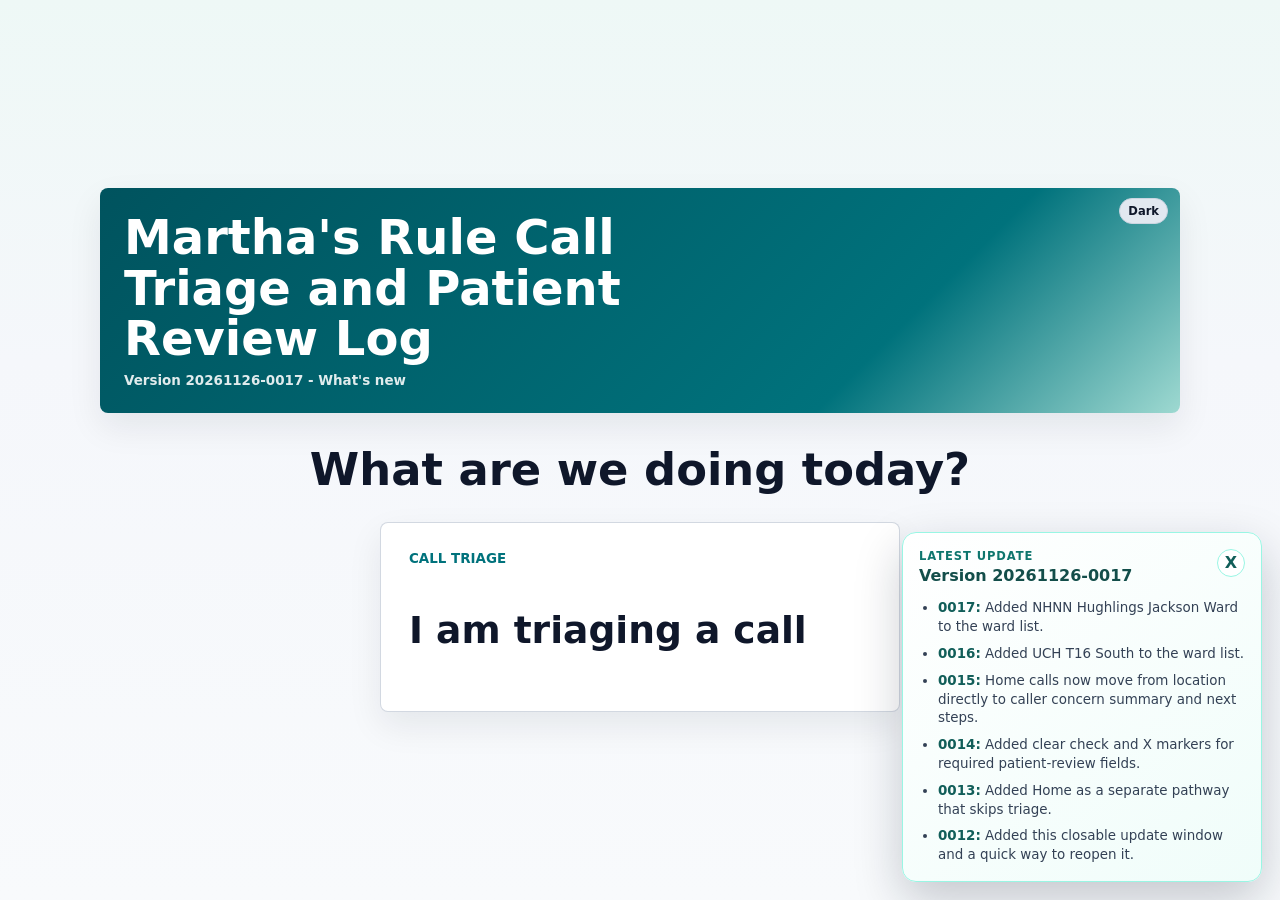
<file: index.html>
<!doctype html>
<html lang="en">
<head>
  <meta charset="utf-8" />
  <meta name="viewport" content="width=device-width,initial-scale=1" />
  <meta http-equiv="Cache-Control" content="no-cache, no-store, must-revalidate" />
  <meta http-equiv="Pragma" content="no-cache" />
  <meta http-equiv="Expires" content="0" />
  <title>Martha's Rule Call Triage and Patient Review Log</title>
</head>
<body>
  <main id="app">
    <section class="shell">
      <article class="card">
        <div class="card-body">
          <h1>Martha's Rule Call Triage and Patient Review Log</h1>
          <p class="muted">Loading workflow...</p>
        </div>
      </article>
    </section>
  </main>
  <script>
    (function loadFreshAssets() {
      const token = Date.now().toString();
      const css = document.createElement("link");
      css.rel = "stylesheet";
      css.href = "styles.css?v=" + encodeURIComponent(token);
      document.head.appendChild(css);

      const js = document.createElement("script");
      js.defer = true;
      js.src = "app.js?v=" + encodeURIComponent(token);
      document.body.appendChild(js);
    }());
  </script>
</body>
</html>
</file>
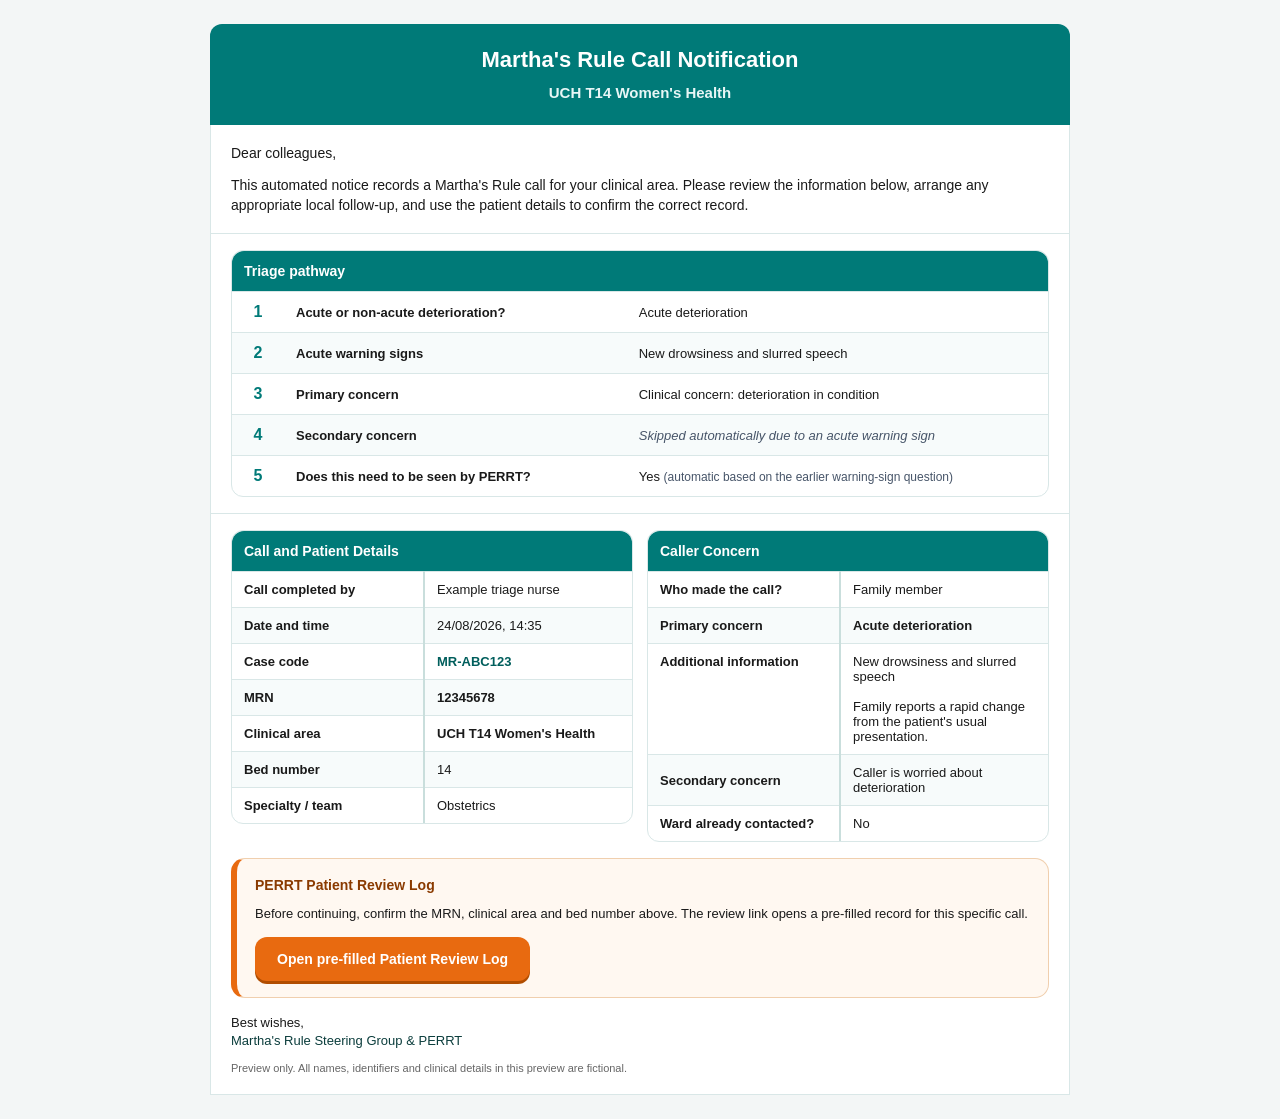
<file: martha-rule-notice-preview.html>
<!doctype html>
<html lang="en">
<head>
  <meta charset="utf-8">
  <meta name="viewport" content="width=device-width, initial-scale=1">
  <title>Martha's Rule notice preview</title>
</head>
<body style="margin:0; padding:0; background:#f3f6f6;">
  <table role="presentation" cellpadding="0" cellspacing="0" border="0" width="100%" style="background:#f3f6f6; border-collapse:collapse;">
    <tr>
      <td style="padding:24px 12px;">
        <table role="presentation" cellpadding="0" cellspacing="0" border="0" width="100%" style="max-width:860px; margin:0 auto; border-collapse:separate; border-spacing:0; font-family:Arial, Helvetica, sans-serif; color:#1a1a1a;">
          <tr>
            <td style="background:#007a78; border-radius:12px 12px 0 0; padding:22px 20px; text-align:center;">
              <div style="color:#fff; font-size:22px; font-weight:700; line-height:28px;">Martha's Rule Call Notification</div>
              <div style="color:#e7f6f6; font-size:15px; font-weight:700; line-height:21px; margin-top:8px;">UCH T14 Women's Health</div>
            </td>
          </tr>
          <tr>
            <td style="background:#fff; border:1px solid #d9e7e7; border-top:0; padding:18px 20px;">
              <p style="font-size:14px; line-height:20px; margin:0 0 12px;">Dear colleagues,</p>
              <p style="font-size:14px; line-height:20px; margin:0;">This automated notice records a Martha's Rule call for your clinical area. Please review the information below, arrange any appropriate local follow-up, and use the patient details to confirm the correct record.</p>
            </td>
          </tr>
          <tr>
            <td style="background:#fff; border:1px solid #d9e7e7; border-top:0; padding:16px 20px;">
              <table role="presentation" cellpadding="0" cellspacing="0" border="0" width="100%" style="border:1px solid #d9e7e7; border-collapse:separate; border-radius:12px; border-spacing:0;">
                <tr><td style="background:#007a78; border-radius:12px 12px 0 0; color:#fff; font-size:14px; font-weight:700; padding:12px;">Triage pathway</td></tr>
                <tr><td style="padding:0;">
                  <table role="presentation" cellpadding="0" cellspacing="0" border="0" width="100%" style="border-collapse:collapse; font-size:13px;">
                    <tr><td style="border-top:1px solid #d9e7e7; color:#007a78; font-size:16px; font-weight:700; padding:11px 12px; text-align:center; width:28px;">1</td><td style="border-top:1px solid #d9e7e7; font-weight:700; padding:11px 12px; width:42%;">Acute or non-acute deterioration?</td><td style="border-top:1px solid #d9e7e7; padding:11px 12px;">Acute deterioration</td></tr>
                    <tr style="background:#f7fbfb;"><td style="border-top:1px solid #d9e7e7; color:#007a78; font-size:16px; font-weight:700; padding:11px 12px; text-align:center;">2</td><td style="border-top:1px solid #d9e7e7; font-weight:700; padding:11px 12px;">Acute warning signs</td><td style="border-top:1px solid #d9e7e7; padding:11px 12px;">New drowsiness and slurred speech</td></tr>
                    <tr><td style="border-top:1px solid #d9e7e7; color:#007a78; font-size:16px; font-weight:700; padding:11px 12px; text-align:center;">3</td><td style="border-top:1px solid #d9e7e7; font-weight:700; padding:11px 12px;">Primary concern</td><td style="border-top:1px solid #d9e7e7; padding:11px 12px;">Clinical concern: deterioration in condition</td></tr>
                    <tr style="background:#f7fbfb;"><td style="border-top:1px solid #d9e7e7; color:#007a78; font-size:16px; font-weight:700; padding:11px 12px; text-align:center;">4</td><td style="border-top:1px solid #d9e7e7; font-weight:700; padding:11px 12px;">Secondary concern</td><td style="border-top:1px solid #d9e7e7; color:#475569; font-style:italic; padding:11px 12px;">Skipped automatically due to an acute warning sign</td></tr>
                    <tr><td style="border-top:1px solid #d9e7e7; color:#007a78; font-size:16px; font-weight:700; padding:11px 12px; text-align:center;">5</td><td style="border-top:1px solid #d9e7e7; font-weight:700; padding:11px 12px;">Does this need to be seen by PERRT?</td><td style="border-top:1px solid #d9e7e7; padding:11px 12px;">Yes <span style="color:#475569; font-size:12px;">(automatic based on the earlier warning-sign question)</span></td></tr>
                  </table>
                </td></tr>
              </table>
            </td>
          </tr>
          <tr>
            <td style="background:#fff; border:1px solid #d9e7e7; border-top:0; padding:16px 20px 18px;">
              <table role="presentation" cellpadding="0" cellspacing="0" border="0" width="100%" style="border-collapse:collapse;">
                <tr>
                  <td style="padding-right:7px; vertical-align:top; width:50%;">
                    <table role="presentation" cellpadding="0" cellspacing="0" border="0" width="100%" style="border:1px solid #d9e7e7; border-collapse:separate; border-radius:12px; border-spacing:0;">
                      <tr><td style="background:#007a78; border-radius:12px 12px 0 0; color:#fff; font-size:14px; font-weight:700; padding:12px;">Call and Patient Details</td></tr>
                      <tr><td style="padding:0;">
                        <table role="presentation" cellpadding="0" cellspacing="0" border="0" width="100%" style="border-collapse:collapse; font-size:13px;">
                          <tr><td style="border-top:1px solid #d9e7e7; border-right:2px solid #c9dedc; font-weight:700; padding:10px 12px; width:48%;">Call completed by</td><td style="border-top:1px solid #d9e7e7; padding:10px 12px;">Example triage nurse</td></tr>
                          <tr style="background:#f7fbfb;"><td style="border-top:1px solid #d9e7e7; border-right:2px solid #c9dedc; font-weight:700; padding:10px 12px;">Date and time</td><td style="border-top:1px solid #d9e7e7; padding:10px 12px;">24/08/2026, 14:35</td></tr>
                          <tr><td style="border-top:1px solid #d9e7e7; border-right:2px solid #c9dedc; font-weight:700; padding:10px 12px;">Case code</td><td style="border-top:1px solid #d9e7e7; color:#005e5c; font-weight:700; padding:10px 12px;">MR-ABC123</td></tr>
                          <tr style="background:#f7fbfb;"><td style="border-top:1px solid #d9e7e7; border-right:2px solid #c9dedc; font-weight:700; padding:10px 12px;">MRN</td><td style="border-top:1px solid #d9e7e7; font-weight:700; padding:10px 12px;">12345678</td></tr>
                          <tr><td style="border-top:1px solid #d9e7e7; border-right:2px solid #c9dedc; font-weight:700; padding:10px 12px;">Clinical area</td><td style="border-top:1px solid #d9e7e7; font-weight:700; padding:10px 12px;">UCH T14 Women's Health</td></tr>
                          <tr style="background:#f7fbfb;"><td style="border-top:1px solid #d9e7e7; border-right:2px solid #c9dedc; font-weight:700; padding:10px 12px;">Bed number</td><td style="border-top:1px solid #d9e7e7; padding:10px 12px;">14</td></tr>
                          <tr><td style="border-top:1px solid #d9e7e7; border-right:2px solid #c9dedc; font-weight:700; padding:10px 12px;">Specialty / team</td><td style="border-top:1px solid #d9e7e7; padding:10px 12px;">Obstetrics</td></tr>
                        </table>
                      </td></tr>
                    </table>
                  </td>
                  <td style="padding-left:7px; vertical-align:top; width:50%;">
                    <table role="presentation" cellpadding="0" cellspacing="0" border="0" width="100%" style="border:1px solid #d9e7e7; border-collapse:separate; border-radius:12px; border-spacing:0;">
                      <tr><td style="background:#007a78; border-radius:12px 12px 0 0; color:#fff; font-size:14px; font-weight:700; padding:12px;">Caller Concern</td></tr>
                      <tr><td style="padding:0;">
                        <table role="presentation" cellpadding="0" cellspacing="0" border="0" width="100%" style="border-collapse:collapse; font-size:13px;">
                          <tr><td style="border-top:1px solid #d9e7e7; border-right:2px solid #c9dedc; font-weight:700; padding:10px 12px; width:48%;">Who made the call?</td><td style="border-top:1px solid #d9e7e7; padding:10px 12px;">Family member</td></tr>
                          <tr style="background:#f7fbfb;"><td style="border-top:1px solid #d9e7e7; border-right:2px solid #c9dedc; font-weight:700; padding:10px 12px;">Primary concern</td><td style="border-top:1px solid #d9e7e7; font-weight:700; padding:10px 12px;">Acute deterioration</td></tr>
                          <tr><td style="border-top:1px solid #d9e7e7; border-right:2px solid #c9dedc; font-weight:700; padding:10px 12px; vertical-align:top;">Additional information</td><td style="border-top:1px solid #d9e7e7; padding:10px 12px; white-space:pre-wrap;">New drowsiness and slurred speech

Family reports a rapid change from the patient's usual presentation.</td></tr>
                          <tr style="background:#f7fbfb;"><td style="border-top:1px solid #d9e7e7; border-right:2px solid #c9dedc; font-weight:700; padding:10px 12px;">Secondary concern</td><td style="border-top:1px solid #d9e7e7; padding:10px 12px;">Caller is worried about deterioration</td></tr>
                          <tr><td style="border-top:1px solid #d9e7e7; border-right:2px solid #c9dedc; font-weight:700; padding:10px 12px;">Ward already contacted?</td><td style="border-top:1px solid #d9e7e7; padding:10px 12px;">No</td></tr>
                        </table>
                      </td></tr>
                    </table>
                  </td>
                </tr>
              </table>
              <div style="background:#fff8f1; border:1px solid #f0cfae; border-left:6px solid #e86a10; border-radius:14px; margin-top:16px; padding:16px 18px;">
                <p style="color:#8a3a00; font-size:14px; font-weight:700; line-height:20px; margin:0 0 10px;">PERRT Patient Review Log</p>
                <p style="font-size:13px; line-height:18px; margin:0 0 14px;">Before continuing, confirm the MRN, clinical area and bed number above. The review link opens a pre-filled record for this specific call.</p>
                <a href="#" style="background:#e86a10; border-radius:12px; box-shadow:0 3px 0 #b14d00; color:#fff; display:inline-block; font-size:14px; font-weight:700; padding:14px 22px; text-decoration:none;">Open pre-filled Patient Review Log</a>
              </div>
              <p style="font-size:13px; line-height:18px; margin:16px 0 0;">Best wishes,<br><span style="color:#0b3d3c;">Martha's Rule Steering Group &amp; PERRT</span></p>
              <p style="color:#666; font-size:11px; line-height:16px; margin:10px 0 0;">Preview only. All names, identifiers and clinical details in this preview are fictional.</p>
            </td>
          </tr>
        </table>
      </td>
    </tr>
  </table>
</body>
</html>
</file>
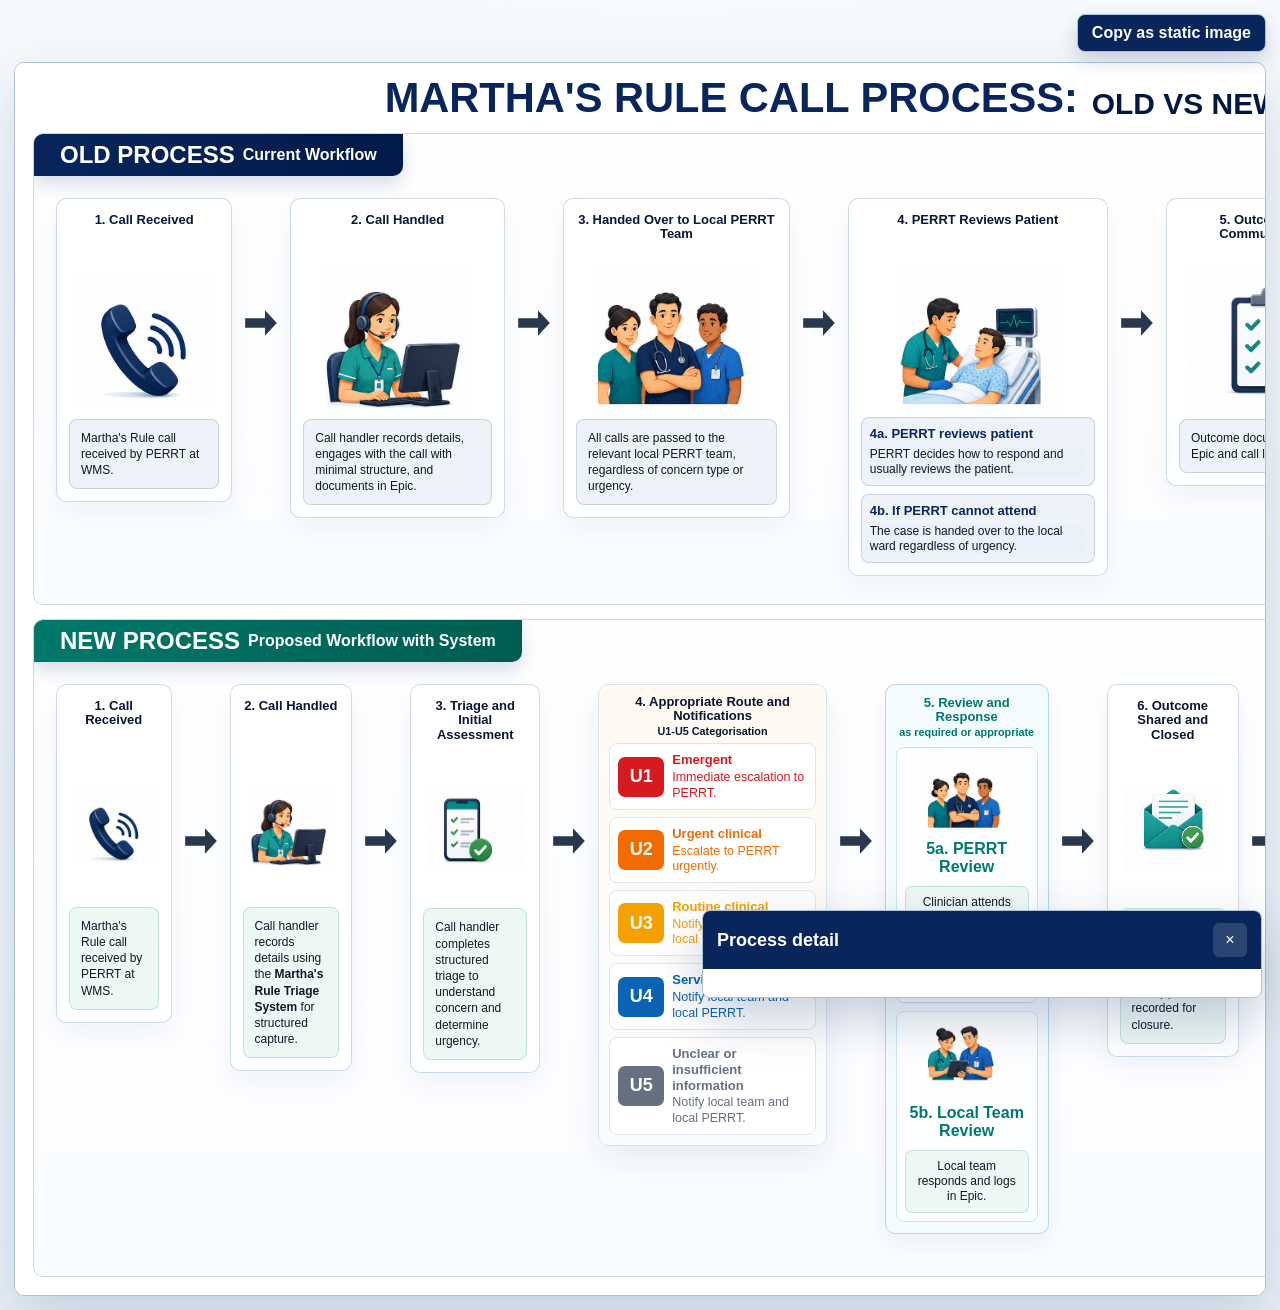
<file: marthas-rule-process-poster.html>
<!doctype html>
<html lang="en">
<head>
  <meta charset="utf-8">
  <meta name="viewport" content="width=device-width, initial-scale=1">
  <title>Martha's Rule Call Process: Old vs New</title>
  <style>
    :root {
      --navy: #08265c;
      --navy-2: #123c7b;
      --teal: #00796b;
      --teal-2: #0b9a83;
      --ink: #0a1634;
      --muted: #516070;
      --line: #c9d8e8;
      --paper: #ffffff;
      --wash: #f4f8fb;
      --red: #d71920;
      --orange: #f26a00;
      --amber: #f4a000;
      --blue: #0b63b6;
      --grey: #66717f;
      --green: #277a35;
      --shadow: 0 14px 34px rgba(8, 38, 92, .14);
      --radius: 8px;
    }

    * {
      box-sizing: border-box;
    }

    body {
      margin: 0;
      color: var(--ink);
      font-family: Inter, "Segoe UI", Arial, sans-serif;
      background:
        linear-gradient(180deg, rgba(247, 250, 252, .98), rgba(231, 240, 247, .92)),
        radial-gradient(circle at 18% 4%, rgba(0, 121, 107, .09), transparent 28rem),
        radial-gradient(circle at 88% 10%, rgba(8, 38, 92, .08), transparent 30rem);
    }

    button {
      font: inherit;
    }

    .app {
      min-height: 100vh;
      padding: 14px;
    }

    .export-bar {
      display: flex;
      justify-content: flex-end;
      align-items: center;
      gap: 10px;
      width: min(1760px, 100%);
      margin: 0 auto 10px;
    }

    .copy-image-button {
      display: inline-flex;
      align-items: center;
      min-height: 38px;
      padding: 0 14px;
      border: 1px solid #adc2d8;
      border-radius: 8px;
      color: #fff;
      background: var(--navy);
      font-weight: 900;
      cursor: pointer;
      box-shadow: 0 8px 20px rgba(8, 38, 92, .18);
    }

    .copy-image-button:disabled {
      cursor: wait;
      opacity: .72;
    }

    .copy-status {
      min-width: 190px;
      color: var(--muted);
      font-size: 13px;
      text-align: right;
    }

    .poster {
      width: min(1760px, 100%);
      margin: 0 auto;
      padding: 14px 18px 18px;
      border: 1px solid #adc2d8;
      border-radius: 10px;
      background: rgba(255, 255, 255, .98);
      box-shadow: 0 24px 60px rgba(8, 38, 92, .16);
      overflow-x: auto;
    }

    .poster-inner {
      min-width: 1600px;
    }

    .poster-title {
      display: flex;
      gap: 14px;
      align-items: end;
      justify-content: center;
      margin: 0 0 14px;
      color: var(--navy);
      text-align: center;
      font-size: clamp(28px, 3.25vw, 54px);
      line-height: 1;
      letter-spacing: 0;
      text-transform: uppercase;
    }

    .poster-title span {
      color: #001844;
      font-size: .72em;
    }

    .workflow {
      position: relative;
      border: 1px solid var(--line);
      border-radius: 10px;
      background:
        linear-gradient(180deg, rgba(255,255,255,.98), rgba(250,253,255,.98)),
        linear-gradient(90deg, rgba(8,38,92,.03), rgba(0,121,107,.03));
      overflow: hidden;
      box-shadow: inset 0 1px 0 rgba(255, 255, 255, .8);
    }

    .workflow + .workflow {
      margin-top: 14px;
    }

    .workflow.is-active {
      outline: 3px solid rgba(0, 121, 107, .2);
    }

    .section-label {
      position: absolute;
      left: 0;
      top: 0;
      z-index: 2;
      display: inline-flex;
      align-items: center;
      gap: 8px;
      min-height: 42px;
      padding: 0 26px;
      border-bottom-right-radius: 10px;
      color: #fff;
      font-size: 24px;
      font-weight: 900;
      line-height: 1;
      text-transform: uppercase;
      box-shadow: 0 8px 18px rgba(8, 38, 92, .16);
    }

    .section-label small {
      font-size: 16px;
      font-weight: 800;
      text-transform: none;
    }

    .old .section-label {
      background: linear-gradient(90deg, var(--navy), #001949);
    }

    .new .section-label {
      background: linear-gradient(90deg, var(--teal), #005c50);
    }

    .row {
      position: relative;
      display: grid;
      align-items: start;
      gap: 10px;
      padding: 64px 22px 28px;
    }

    .old .row {
      grid-template-columns: 1.05fr .15fr 1.28fr .15fr 1.35fr .15fr 1.55fr .15fr 1.22fr .15fr 1.08fr;
      min-height: 392px;
      padding-bottom: 28px;
    }

    .new .row {
      grid-template-columns: .96fr .12fr 1.02fr .12fr 1.08fr .12fr 1.9fr .12fr 1.36fr .12fr 1.1fr .12fr 1.04fr .12fr 1.08fr;
      min-height: 440px;
      padding-bottom: 42px;
    }

    .step {
      position: relative;
      z-index: 1;
      min-width: 0;
      border: 0;
      background: transparent;
      color: inherit;
      text-align: left;
      cursor: default;
    }

    .step-card {
      display: grid;
      grid-template-rows: auto 144px 1fr;
      min-height: 262px;
      padding: 14px 12px 12px;
      border: 1px solid rgba(201, 216, 232, .9);
      border-radius: 10px;
      background: rgba(255,255,255,.72);
      box-shadow: 0 10px 28px rgba(8,38,92,.05);
      transition: transform .18s ease, background .18s ease, border-color .18s ease, box-shadow .18s ease;
    }

    .new .step-card {
      grid-template-rows: auto 146px 1fr;
      min-height: 334px;
    }

    .new .step:last-child .step-card {
      grid-template-rows: auto 126px 1fr;
      padding-inline: 10px;
    }

    .new .step:last-child h2 {
      font-size: 14px;
    }

    .new .step:last-child .illustration,
    .new .step:last-child .illustration img {
      height: 124px;
    }

    .new .step:last-child p {
      padding: 8px;
      font-size: 12px;
      line-height: 1.25;
    }

    .old .step {
      color: var(--navy);
    }

    .new .step {
      color: var(--teal);
    }

    .step h2 {
      min-height: 42px;
      margin: 0 0 10px;
      color: var(--ink);
      font-size: clamp(13px, .92vw, 18px);
      line-height: 1.12;
      letter-spacing: 0;
      text-align: center;
    }

    .step p {
      align-self: stretch;
      margin: 10px 0 0;
      padding: 10px 11px;
      border: 1px solid rgba(201, 216, 232, .9);
      border-radius: 8px;
      color: #111827;
      background: rgba(248, 251, 253, .94);
      font-size: clamp(12px, .82vw, 16px);
      line-height: 1.35;
    }

    .old .step p {
      border-color: rgba(8, 38, 92, .16);
      background: rgba(235, 241, 249, .84);
    }

    .new .step p {
      border-color: rgba(0, 121, 107, .18);
      background: rgba(233, 247, 243, .82);
    }

    .step strong {
      font-weight: 900;
    }

    .arrow {
      position: relative;
      z-index: 0;
      display: grid;
      place-items: center;
      min-height: 250px;
      pointer-events: none;
    }

    .arrow svg {
      display: block;
      width: 38px;
      height: 38px;
      fill: #29384c;
      stroke: none;
    }

    .new .arrow {
      min-height: 314px;
    }

    .illustration {
      display: grid;
      place-items: center;
      width: 100%;
      height: 144px;
      padding: 4px;
    }

    .illustration img,
    .spot-img {
      display: block;
      width: min(100%, 174px);
      height: 140px;
      object-fit: contain;
      border-radius: 4px;
    }

    .new .illustration {
      height: 146px;
    }

    .new .illustration img {
      height: 144px;
    }

    .route-panel {
      display: block;
      padding: 10px;
      border: 1px solid #d6e3f0;
      border-radius: 10px;
      background: linear-gradient(180deg, #fffaf2, #fafdff);
      box-shadow: 0 14px 34px rgba(8,38,92,.08);
    }

    .route-panel h2 {
      margin-bottom: 5px;
    }

    .route-list {
      display: grid;
      gap: 7px;
    }

    .route-card {
      display: grid;
      grid-template-columns: 46px 1fr;
      gap: 8px;
      align-items: center;
      width: 100%;
      padding: 8px;
      border: 1px solid #dde6ef;
      border-radius: 8px;
      background: #fff;
      color: var(--ink);
      text-align: left;
      cursor: pointer;
      transition: border-color .16s ease, box-shadow .16s ease, transform .16s ease;
    }

    .route-card:hover,
    .route-card:focus-visible,
    .route-card.active {
      border-color: var(--ink);
      box-shadow: 0 8px 18px rgba(8, 38, 92, .13);
      transform: translateX(2px);
      outline: none;
    }

    .route-code {
      display: grid;
      place-items: center;
      height: 40px;
      border-radius: 7px;
      color: #fff;
      font-size: 18px;
      font-weight: 900;
    }

    .route-icon {
      display: grid;
      place-items: center;
      color: currentColor;
    }

    .route-icon img {
      width: 30px;
      height: 30px;
      object-fit: contain;
      mix-blend-mode: multiply;
    }

    .route-copy {
      display: grid;
      gap: 2px;
      font-size: 12.5px;
      line-height: 1.22;
    }

    .route-copy strong {
      font-size: 13px;
    }

    .u1 { color: var(--red); }
    .u1 .route-code { background: var(--red); }
    .u2 { color: var(--orange); }
    .u2 .route-code { background: var(--orange); }
    .u3 { color: var(--amber); }
    .u3 .route-code { background: var(--amber); }
    .u4 { color: var(--blue); }
    .u4 .route-code { background: var(--blue); }
    .u5 { color: var(--grey); }
    .u5 .route-code { background: var(--grey); }

    .notify-stack {
      display: grid;
      gap: 12px;
      min-height: 314px;
      align-content: center;
    }

    .notify-card {
      padding: 12px 10px;
      border: 1px solid currentColor;
      border-radius: 10px;
      text-align: center;
      background: color-mix(in srgb, currentColor 8%, #fff);
      box-shadow: 0 10px 24px rgba(8,38,92,.06);
    }

    .notify-card h3 {
      margin: 6px 0 4px;
      color: var(--ink);
      font-size: 14px;
    }

    .notify-card p {
      margin: 0;
      font-size: 11px;
      line-height: 1.25;
    }

    .review-stack {
      display: grid;
      gap: 8px;
    }

    .review-box {
      position: relative;
      padding: 11px 10px;
      border: 1px solid #b7d7ea;
      border-radius: 10px;
      background: #f3fbff;
      text-align: center;
      box-shadow: 0 10px 24px rgba(8,38,92,.06);
    }

    .combined-review {
      min-height: 334px;
    }

    .old-review-card {
      display: block;
    }

    .old-review-options {
      display: grid;
      gap: 8px;
      margin-top: 8px;
    }

    .old-review-option {
      display: grid;
      gap: 6px;
      padding: 8px;
      border: 1px solid rgba(8, 38, 92, .16);
      border-radius: 8px;
      background: rgba(235, 241, 249, .84);
    }

    .old-review-option strong {
      color: var(--navy);
      font-size: 13px;
      line-height: 1.18;
    }

    .old-review-option p {
      margin: 0;
      padding: 0;
      border: 0;
      background: transparent;
      font-size: 12px;
      line-height: 1.24;
    }

    .review-options {
      display: grid;
      grid-template-columns: 1fr;
      gap: 8px;
      margin-top: 8px;
    }

    .review-option {
      display: grid;
      grid-template-columns: 1fr;
      gap: 6px;
      align-items: start;
      min-height: 124px;
      padding: 8px;
      border: 1px solid #cfe2ef;
      border-radius: 8px;
      background: rgba(255, 255, 255, .76);
    }

    .review-box .spot-img {
      width: 100% !important;
      max-width: 78px;
      height: 78px !important;
      margin: 0 auto;
      object-fit: contain;
    }

    .review-option-copy {
      display: grid;
      gap: 5px;
      text-align: center;
    }

    .review-box.local {
      border-color: #bddcbd;
      background: #f3fbf3;
    }

    .review-box h3 {
      margin: 0 0 5px;
      font-size: 13px;
      line-height: 1.12;
    }

    .review-box p {
      margin: 5px 0 0;
      padding: 7px;
      border-radius: 7px;
      background: rgba(255,255,255,.76);
      font-size: 10.5px;
      line-height: 1.2;
    }

    .note {
      position: absolute;
      left: 18px;
      right: 18px;
      bottom: 9px;
      display: flex;
      gap: 12px;
      align-items: center;
      min-height: 32px;
      padding: 5px 12px;
      border: 1px solid #cde5dc;
      border-radius: 7px;
      color: #0b594f;
      background: #f4fbf8;
      font-size: 13px;
      line-height: 1.25;
    }

    .note strong {
      white-space: nowrap;
    }

    .toolbar {
      position: sticky;
      top: 0;
      z-index: 10;
      display: flex;
      flex-wrap: wrap;
      gap: 8px;
      align-items: center;
      justify-content: center;
      max-width: 1760px;
      margin: 0 auto 10px;
      padding: 8px;
      border: 1px solid rgba(173, 194, 216, .8);
      border-radius: var(--radius);
      background: rgba(255, 255, 255, .88);
      backdrop-filter: blur(14px);
      box-shadow: 0 8px 24px rgba(8, 38, 92, .08);
    }

    .toolbar button {
      min-height: 36px;
      padding: 0 14px;
      border: 1px solid #c9d8e8;
      border-radius: 6px;
      color: var(--ink);
      background: #fff;
      font-weight: 900;
      cursor: pointer;
    }

    .toolbar button[aria-pressed="true"] {
      color: #fff;
      border-color: var(--navy);
      background: var(--navy);
    }

    .detail {
      position: fixed;
      right: 18px;
      bottom: 18px;
      z-index: 20;
      width: min(560px, calc(100vw - 36px));
      max-height: calc(100vh - 36px);
      border: 1px solid #afc3d8;
      border-radius: var(--radius);
      background: #fff;
      box-shadow: 0 20px 50px rgba(8, 38, 92, .22);
      transform: translateY(calc(100% + 28px));
      transition: transform .2s ease;
      overflow: hidden;
    }

    .detail.open {
      transform: translateY(0);
    }

    .detail-head {
      display: flex;
      gap: 10px;
      align-items: center;
      justify-content: space-between;
      padding: 12px 14px;
      color: #fff;
      background: var(--navy);
    }

    .detail-head h3 {
      margin: 0;
      font-size: 18px;
      line-height: 1.15;
    }

    .detail-head button {
      display: grid;
      place-items: center;
      width: 34px;
      height: 34px;
      border: 0;
      border-radius: 6px;
      color: #fff;
      background: rgba(255,255,255,.14);
      cursor: pointer;
    }

    .detail-body {
      padding: 14px;
      overflow: auto;
      max-height: calc(100vh - 104px);
    }

    .detail-body p {
      margin: 0 0 10px;
      color: #17233b;
      line-height: 1.45;
    }

    .detail-body ul {
      display: grid;
      gap: 7px;
      margin: 0;
      padding: 0;
      list-style: none;
    }

    .detail-body li {
      padding: 8px;
      border: 1px solid #e0e8f2;
      border-radius: 6px;
      background: #f8fbfd;
      font-size: 13px;
    }

    .logic-stack {
      display: grid;
      gap: 10px;
    }

    .logic-card {
      display: grid;
      gap: 5px;
      padding: 10px;
      border: 1px solid #dce7f2;
      border-radius: 7px;
      background: #f8fbfd;
    }

    .logic-card strong {
      color: var(--navy);
    }

    .logic-card p {
      margin: 0;
      font-size: 13px;
    }

    .logic-card .result {
      display: inline-flex;
      width: fit-content;
      padding: 4px 7px;
      border-radius: 6px;
      color: #fff;
      background: var(--navy);
      font-size: 12px;
      font-weight: 900;
    }

    .focus-old .new,
    .focus-new .old {
      opacity: .24;
    }

    .focus-routes .step:not(.route-owner),
    .focus-routes .notify-stack,
    .focus-routes .review-stack,
    .focus-routes .note,
    .focus-routes .old {
      opacity: .2;
    }

    .focus-routes .route-panel,
    .focus-routes .route-card {
      opacity: 1;
    }

    .sr-only {
      position: absolute;
      width: 1px;
      height: 1px;
      padding: 0;
      margin: -1px;
      overflow: hidden;
      clip: rect(0,0,0,0);
      white-space: nowrap;
      border: 0;
    }

    svg.art {
      width: 100%;
      max-width: 156px;
      height: 132px;
    }

    .new svg.art {
      max-width: 164px;
      height: 140px;
    }

    @media (max-width: 760px) {
      .app {
        padding: 8px;
      }

      .poster-title {
        justify-content: flex-start;
        text-align: left;
      }
    }
  </style>
</head>
<body>
  <svg class="sr-only" aria-hidden="true">
    <symbol id="i-arrow" viewBox="0 0 48 48">
      <path d="M4 18h25V8l15 16-15 16V30H4z"></path>
    </symbol>
    <symbol id="i-phone" viewBox="0 0 180 150">
      <circle cx="78" cy="72" r="58" fill="#e8f0f8"></circle>
      <path d="M61 24c-7 2-17 8-18 17-1 15 8 36 25 54s39 27 54 25c9-1 15-11 17-18l-27-19-14 14c-11-3-20-8-28-16s-14-18-16-29l14-14z" fill="#092d69"></path>
      <path d="M111 39c14 6 25 17 31 31M102 57c8 4 15 11 19 19" fill="none" stroke="#092d69" stroke-width="6" stroke-linecap="round"></path>
    </symbol>
    <symbol id="i-phone-teal" viewBox="0 0 180 150">
      <circle cx="78" cy="72" r="58" fill="#e3f2ef"></circle>
      <path d="M61 24c-7 2-17 8-18 17-1 15 8 36 25 54s39 27 54 25c9-1 15-11 17-18l-27-19-14 14c-11-3-20-8-28-16s-14-18-16-29l14-14z" fill="#00796b"></path>
      <path d="M111 39c14 6 25 17 31 31M102 57c8 4 15 11 19 19" fill="none" stroke="#00796b" stroke-width="6" stroke-linecap="round"></path>
    </symbol>
    <symbol id="i-handler" viewBox="0 0 180 150">
      <rect x="24" y="83" width="64" height="40" rx="5" fill="#263746"></rect>
      <rect x="31" y="90" width="50" height="25" fill="#111827"></rect>
      <path d="M111 126c28 0 45-8 45-18 0-23-14-39-35-39s-35 16-35 39c0 10 6 18 25 18z" fill="#1d5a94"></path>
      <circle cx="121" cy="47" r="25" fill="#f7bc7a"></circle>
      <path d="M95 52c-3-25 12-39 31-37 19 2 30 18 25 41-11-9-29-11-56-4z" fill="#5a321c"></path>
      <path d="M96 55h-5c-5 0-8 4-8 9v7M146 55h5c5 0 8 4 8 9v7M88 71h12M142 71h12" fill="none" stroke="#233241" stroke-width="5" stroke-linecap="round"></path>
      <path d="M114 63c5 4 10 4 15 0M121 71v7" fill="none" stroke="#6c351f" stroke-width="3" stroke-linecap="round"></path>
      <rect x="110" y="103" width="22" height="32" rx="3" fill="#fff"></rect>
      <path d="M121 103v32" stroke="#9ab1c6" stroke-width="2"></path>
    </symbol>
    <symbol id="i-handler-teal" viewBox="0 0 180 150">
      <rect x="66" y="92" width="67" height="34" rx="5" fill="#24394a"></rect>
      <rect x="73" y="98" width="53" height="21" fill="#101827"></rect>
      <path d="M78 126c-28 0-45-8-45-18 0-23 14-39 35-39s35 16 35 39c0 10-6 18-25 18z" fill="#00856f"></path>
      <circle cx="68" cy="47" r="25" fill="#f5b878"></circle>
      <path d="M43 52c-3-25 12-39 31-37 19 2 30 18 25 41-11-9-29-11-56-4z" fill="#1f2630"></path>
      <path d="M43 55h-5c-5 0-8 4-8 9v7M94 55h5c5 0 8 4 8 9v7M35 71h12M89 71h12" fill="none" stroke="#233241" stroke-width="5" stroke-linecap="round"></path>
      <path d="M61 63c5 4 10 4 15 0M68 71v7" fill="none" stroke="#6c351f" stroke-width="3" stroke-linecap="round"></path>
      <rect x="57" y="103" width="22" height="32" rx="3" fill="#fff"></rect>
      <path d="M68 103v32" stroke="#9ab1c6" stroke-width="2"></path>
    </symbol>
    <symbol id="i-team" viewBox="0 0 180 150">
      <path d="M28 128c0-24 13-39 32-39s32 15 32 39z" fill="#1f5d96"></path>
      <circle cx="60" cy="62" r="22" fill="#f4b674"></circle>
      <path d="M38 65c0-24 9-35 23-35 14 0 24 12 22 35-12-10-28-10-45 0z" fill="#212b36"></path>
      <path d="M90 128c0-32 17-52 42-52s42 20 42 52z" fill="#f7f9fb"></path>
      <path d="M99 128V91M165 128V91" stroke="#1f5d96" stroke-width="9" stroke-linecap="round"></path>
      <circle cx="132" cy="46" r="27" fill="#f6bd7d"></circle>
      <path d="M106 49c-1-24 11-37 28-37 18 0 30 14 27 37-15-8-35-9-55 0z" fill="#b76d2d"></path>
      <path d="M121 62c7 5 14 5 21 0" fill="none" stroke="#753b1e" stroke-width="3" stroke-linecap="round"></path>
      <path d="M126 93c-10 14-13 28-13 35M138 93c10 14 13 28 13 35" fill="none" stroke="#152238" stroke-width="3"></path>
      <circle cx="113" cy="129" r="5" fill="#152238"></circle>
      <circle cx="151" cy="129" r="5" fill="#152238"></circle>
    </symbol>
    <symbol id="i-bed" viewBox="0 0 180 150">
      <rect x="24" y="87" width="130" height="38" rx="6" fill="#d8e1ea" stroke="#7d8da0" stroke-width="4"></rect>
      <rect x="31" y="68" width="45" height="34" rx="7" fill="#fff" stroke="#7d8da0" stroke-width="4"></rect>
      <circle cx="53" cy="57" r="16" fill="#f4b674"></circle>
      <path d="M39 57c1-17 11-24 24-19 5 2 8 6 9 11-11-4-21-2-33 8z" fill="#6f3c22"></path>
      <path d="M80 89h69" stroke="#0b63b6" stroke-width="8"></path>
      <rect x="127" y="23" width="44" height="34" rx="4" fill="#08265c" stroke="#7d8da0" stroke-width="4"></rect>
      <path d="M132 41h11l4-10 8 20 4-10h9" fill="none" stroke="#fff" stroke-width="3" stroke-linecap="round" stroke-linejoin="round"></path>
      <path d="M24 126v14M154 126v14" stroke="#596b7f" stroke-width="5" stroke-linecap="round"></path>
      <path d="M86 48c13-16 34-17 49-3" fill="none" stroke="#2b83c6" stroke-width="7" stroke-linecap="round"></path>
    </symbol>
    <symbol id="i-clipboard" viewBox="0 0 180 150">
      <rect x="54" y="18" width="78" height="112" rx="8" fill="#f7fafc" stroke="#29384c" stroke-width="6"></rect>
      <rect x="76" y="14" width="34" height="18" rx="5" fill="#73879a"></rect>
      <path d="M70 55l9 9 17-20M70 82l9 9 17-20M70 109l9 9 17-20" fill="none" stroke="#00796b" stroke-width="5" stroke-linecap="round" stroke-linejoin="round"></path>
      <path d="M108 58h18M108 85h18M108 112h18" stroke="#29384c" stroke-width="4" stroke-linecap="round"></path>
    </symbol>
    <symbol id="i-chart" viewBox="0 0 180 150">
      <rect x="34" y="30" width="112" height="84" rx="6" fill="#f7fafc" stroke="#29384c" stroke-width="7"></rect>
      <rect x="54" y="78" width="15" height="22" fill="#2b83c6"></rect>
      <rect x="78" y="61" width="15" height="39" fill="#2b83c6"></rect>
      <rect x="102" y="67" width="15" height="33" fill="#2b83c6"></rect>
      <path d="M57 121h66M90 114v21" stroke="#29384c" stroke-width="6" stroke-linecap="round"></path>
    </symbol>
    <symbol id="i-app" viewBox="0 0 180 150">
      <rect x="57" y="16" width="74" height="108" rx="8" fill="#f7fafc" stroke="#29384c" stroke-width="6"></rect>
      <rect x="78" y="12" width="32" height="16" rx="4" fill="#73879a"></rect>
      <path d="M73 53l9 9 16-20M73 80l9 9 16-20M73 107l9 9 16-20" fill="none" stroke="#00796b" stroke-width="5" stroke-linecap="round" stroke-linejoin="round"></path>
      <circle cx="130" cy="113" r="28" fill="#357a38"></circle>
      <path d="M118 113l9 9 17-21" fill="none" stroke="#fff" stroke-width="6" stroke-linecap="round" stroke-linejoin="round"></path>
    </symbol>
    <symbol id="i-users" viewBox="0 0 180 150">
      <circle cx="90" cy="48" r="18" fill="currentColor"></circle>
      <circle cx="62" cy="61" r="15" fill="currentColor" opacity=".85"></circle>
      <circle cx="118" cy="61" r="15" fill="currentColor" opacity=".85"></circle>
      <path d="M48 126c1-29 17-45 42-45s41 16 42 45z" fill="currentColor"></path>
      <path d="M28 126c1-24 14-37 34-37 5 0 10 1 14 3-11 8-18 19-20 34zM124 126c-2-15-9-26-20-34 5-2 9-3 14-3 20 0 33 13 34 37z" fill="currentColor" opacity=".75"></path>
    </symbol>
    <symbol id="i-mail" viewBox="0 0 180 150">
      <rect x="32" y="43" width="116" height="74" rx="7" fill="#eef8ef" stroke="#357a38" stroke-width="5"></rect>
      <path d="M36 50l54 42 54-42M36 113l38-34M144 113l-38-34" fill="none" stroke="#357a38" stroke-width="5" stroke-linecap="round" stroke-linejoin="round"></path>
      <path d="M76 24h28v28H76z" fill="#fff" stroke="#357a38" stroke-width="5"></path>
    </symbol>
    <symbol id="i-dashboard" viewBox="0 0 180 150">
      <rect x="30" y="31" width="120" height="82" rx="7" fill="#f7fafc" stroke="#29384c" stroke-width="7"></rect>
      <path d="M61 93V72M84 93V55M107 93V66M130 93V43" stroke="#84a879" stroke-width="10"></path>
      <path d="M62 55a24 24 0 1 0 24 24H62z" fill="#00796b"></path>
      <path d="M86 79h24a24 24 0 0 0-24-24z" fill="#b6d4aa"></path>
      <path d="M60 122h60M90 113v20" stroke="#29384c" stroke-width="6" stroke-linecap="round"></path>
    </symbol>
    <symbol id="i-debrief" viewBox="0 0 180 150">
      <circle cx="58" cy="98" r="21" fill="#29384c"></circle>
      <circle cx="96" cy="91" r="25" fill="#29384c"></circle>
      <circle cx="134" cy="98" r="21" fill="#357a38"></circle>
      <path d="M24 136c2-22 14-34 34-34s32 12 34 34zM59 136c2-28 16-43 37-43s35 15 37 43zM103 136c2-22 14-34 34-34s32 12 34 34z" fill="#29384c"></path>
      <path d="M126 42h30c7 0 12 5 12 12v13c0 7-5 12-12 12h-11l-16 14V79h-3c-7 0-12-5-12-12V54c0-7 5-12 12-12z" fill="#00796b"></path>
      <path d="M130 61h4M142 61h4M154 61h4" stroke="#fff" stroke-width="5" stroke-linecap="round"></path>
    </symbol>
  </svg>

  <main class="app">
    <div class="export-bar">
      <span class="copy-status" id="copyStatus" aria-live="polite"></span>
      <button class="copy-image-button" type="button" id="copyPosterImage">Copy as static image</button>
    </div>
    <article class="poster" aria-label="Martha's Rule Call Process: Old vs New">
      <div class="poster-inner">
        <h1 class="poster-title">Martha's Rule Call Process: <span>Old vs New</span></h1>

        <section class="workflow old" aria-label="Old process current workflow">
          <div class="section-label">Old Process <small>Current Workflow</small></div>
          <div class="row">
            <div class="step"><div class="step-card">
              <h2>1. Call Received</h2>
              <div class="illustration"><img src="assets/process-illustrations/phone-call.png" alt=""></div>
              <p>Martha's Rule call received by PERRT at WMS.</p>
            </div></div>
            <div class="arrow"><svg><use href="#i-arrow"></use></svg></div>
            <div class="step"><div class="step-card">
              <h2>2. Call Handled</h2>
              <div class="illustration"><img src="assets/process-illustrations/call-handler.png" alt=""></div>
              <p>Call handler records details, engages with the call with minimal structure, and documents in Epic.</p>
            </div></div>
            <div class="arrow"><svg><use href="#i-arrow"></use></svg></div>
            <div class="step"><div class="step-card">
              <h2>3. Handed Over to Local PERRT Team</h2>
              <div class="illustration"><img src="assets/process-illustrations/rapid-response-team.png" alt=""></div>
              <p>All calls are passed to the relevant local PERRT team, regardless of concern type or urgency.</p>
            </div></div>
            <div class="arrow"><svg><use href="#i-arrow"></use></svg></div>
            <div class="step"><div class="step-card old-review-card">
              <h2>4. PERRT Reviews Patient</h2>
              <div class="illustration"><img src="assets/process-illustrations/patient-review.png" alt=""></div>
              <div class="old-review-options">
                <div class="old-review-option">
                  <strong>4a. PERRT reviews patient</strong>
                  <p>PERRT decides how to respond and usually reviews the patient.</p>
                </div>
                <div class="old-review-option">
                  <strong>4b. If PERRT cannot attend</strong>
                  <p>The case is handed over to the local ward regardless of urgency.</p>
                </div>
              </div>
            </div></div>
            <div class="arrow"><svg><use href="#i-arrow"></use></svg></div>
            <div class="step"><div class="step-card">
              <h2>5. Outcome and Communication</h2>
              <div class="illustration"><img src="assets/process-illustrations/checklist.png" alt=""></div>
              <p>Outcome documented in Epic and call log MS Forms.</p>
            </div></div>
            <div class="arrow"><svg><use href="#i-arrow"></use></svg></div>
            <div class="step"><div class="step-card">
              <h2>6. Learning and Reporting</h2>
              <div class="illustration"><img src="assets/process-illustrations/reporting-chart.png" alt=""></div>
              <p>Data extracted from spreadsheet for reporting and learning.</p>
            </div></div>
          </div>
        </section>

        <section class="workflow new" aria-label="New process proposed workflow with system">
          <div class="section-label">New Process <small>Proposed Workflow with System</small></div>
          <div class="row">
            <div class="step"><div class="step-card">
              <h2>1. Call Received</h2>
              <div class="illustration"><img src="assets/process-illustrations/phone-call.png" alt=""></div>
              <p>Martha's Rule call received by PERRT at WMS.</p>
            </div></div>
            <div class="arrow"><svg><use href="#i-arrow"></use></svg></div>
            <div class="step"><div class="step-card">
              <h2>2. Call Handled</h2>
              <div class="illustration"><img src="assets/process-illustrations/call-handler.png" alt=""></div>
              <p>Call handler records details using the <strong>Martha's Rule Triage System</strong> for structured capture.</p>
            </div></div>
            <div class="arrow"><svg><use href="#i-arrow"></use></svg></div>
            <div class="step"><div class="step-card">
              <h2>3. Triage and Initial Assessment</h2>
              <div class="illustration"><img src="assets/process-illustrations/triage-app.png" alt=""></div>
              <p>Call handler completes structured triage to understand concern and determine urgency.</p>
            </div></div>
            <div class="arrow"><svg><use href="#i-arrow"></use></svg></div>
            <div class="step route-owner"><div class="step-card route-panel">
              <h2>4. Appropriate Route and Notifications<br><small>U1-U5 Categorisation</small></h2>
              <div class="route-list">
                <button class="route-card u1" type="button" data-route="u1"><span class="route-code">U1</span><span class="route-copy"><strong>Emergent</strong>Immediate escalation to PERRT.</span></button>
                <button class="route-card u2" type="button" data-route="u2"><span class="route-code">U2</span><span class="route-copy"><strong>Urgent clinical</strong>Escalate to PERRT urgently.</span></button>
                <button class="route-card u3" type="button" data-route="u3"><span class="route-code">U3</span><span class="route-copy"><strong>Routine clinical</strong>Notify local team and local PERRT.</span></button>
                <button class="route-card u4" type="button" data-route="u4"><span class="route-code">U4</span><span class="route-copy"><strong>Service or admin</strong>Notify local team and local PERRT.</span></button>
                <button class="route-card u5" type="button" data-route="u5"><span class="route-code">U5</span><span class="route-copy"><strong>Unclear or insufficient information</strong>Notify local team and local PERRT.</span></button>
              </div>
            </div></div>
            <div class="arrow"><svg><use href="#i-arrow"></use></svg></div>
            <div class="review-stack">
              <div class="step review-box combined-review">
                <h3>5. Review and Response<br><small>as required or appropriate</small></h3>
                <div class="review-options">
                  <div class="review-option">
                    <img class="spot-img" src="assets/process-illustrations/rapid-response-team.png" alt="">
                    <div class="review-option-copy">
                      <strong>5a. PERRT Review</strong>
                      <p>Clinician attends and reviews patient. Logged in MR patient review log system and Epic.</p>
                    </div>
                  </div>
                  <div class="review-option">
                    <img class="spot-img" src="assets/process-illustrations/local-team-review.png" alt="">
                    <div class="review-option-copy">
                      <strong>5b. Local Team Review</strong>
                      <p>Local team responds and logs in Epic.</p>
                    </div>
                  </div>
                </div>
              </div>
            </div>
            <div class="arrow"><svg><use href="#i-arrow"></use></svg></div>
            <div class="step"><div class="step-card">
              <h2>6. Outcome Shared and Closed</h2>
              <div class="illustration"><img src="assets/process-illustrations/outcome-mail.png" alt=""></div>
              <p>Outcome automatically cascaded to caller and team(s), then recorded for closure.</p>
            </div></div>
            <div class="arrow"><svg><use href="#i-arrow"></use></svg></div>
            <div class="step"><div class="step-card">
              <h2>7. Data for Governance and Learning</h2>
              <div class="illustration"><img src="assets/process-illustrations/analytics-dashboard.png" alt=""></div>
              <p>Structured data captured in the system for reporting, monitoring, and learning.</p>
            </div></div>
            <div class="arrow"><svg><use href="#i-arrow"></use></svg></div>
            <div class="step"><div class="step-card">
              <h2>8. Debrief Format</h2>
              <div class="illustration"><img src="assets/process-illustrations/debrief.png" alt=""></div>
              <p>Debrief captured in the system using a standardised format.</p>
            </div></div>
          </div>
        </section>
      </div>
    </article>

    <aside class="detail" id="detail" aria-live="polite">
      <div class="detail-head">
        <h3 id="detailTitle">Process detail</h3>
        <button type="button" id="closeDetail" aria-label="Close detail">×</button>
      </div>
      <div class="detail-body" id="detailBody"></div>
    </aside>
  </main>

  <script>
    const routeLogic = {
      u1: { title: "U1 - Emergent", intro: "The system assigns U1 when the caller describes acute deterioration with clear warning signs.", result: "Route: immediate PERRT/Outreach review.", cards: [["Acute deterioration question", "The handler answers Yes or Unsure to: Is there concern that the patient may be acutely deteriorating right now?"], ["Warning signs question", "At least one acute warning sign is selected, such as severe breathlessness, chest pain, collapse, seizure, reduced consciousness, active bleeding, possible sepsis with deterioration, sudden confusion, or rapid worsening."], ["Route", "The call routes directly to immediate PERRT/Outreach review."]] },
      u2: { title: "U2 - Urgent clinical", intro: "The system assigns U2 by either of two routes: acute deterioration is raised but no warning signs are selected, or the concern is non-acute but PERRT still needs to see the patient urgently.", result: "Result: urgent PERRT/Outreach review.", cards: [["Acute deterioration question", "U2 applies when the handler answers Yes or Unsure to acute deterioration, but no acute warning signs are selected."], ["PERRT review question", "U2 also applies when the handler answers No to acute deterioration, but thinks PERRT/Outreach review is still needed for a non-acute clinical concern."], ["Primary concern", "A clinical primary concern is selected, such as deterioration worry, treatment or plan concerns, symptoms, monitoring, pain, non-pain medication issues, discharge planning, or another clinical issue."], ["Secondary concern", "The handler still records why this escalated to Martha's Rule, such as delay, unclear information, difficulty reaching the right person, unresolved concern, feeling dismissed, or genuine worry."], ["Route", "PERRT/Outreach review is notified and the case remains urgent clinical."]] },
      u3: { title: "U3 - Routine clinical", intro: "The system assigns U3 when the main issue is clinical, but it does not need urgent same-day PERRT/Outreach review.", result: "Result: local team notified; local PERRT notified for awareness.", cards: [["Acute deterioration question", "No clear acute deterioration warning signs are selected."], ["PERRT review question", "The system asks whether urgent PERRT/Outreach review is needed. If the answer is No, the route remains routine clinical."], ["Primary concern", "The primary concern is clinical: it is mainly about the patient's condition, care plan, treatment, observations, symptoms, pain, non-pain medication issues, or discharge planning."], ["Secondary concern", "The secondary concern records why the issue escalated, for example poor communication, delay, difficulty accessing the ward team, feeling dismissed, unresolved concern, or family worry."], ["Route", "Notification is sent to the local team. Notice is also sent to local PERRT for their awareness."]] },
      u4: { title: "U4 - Service or admin", intro: "The system assigns U4 when the primary concern is mainly service recovery, communication, practical access, administrative, or environmental rather than direct clinical.", result: "Result: local team notified; local PERRT notified for awareness.", cards: [["Acute deterioration question", "No acute deterioration warning signs are selected."], ["PERRT review question", "Not normally asked because the primary concern is not clinical. If the concern becomes clinical, it should be re-coded through the clinical route."], ["Primary concern", "The primary concern is service/admin, such as communication issue, access problem, non-clinical concern, environment, practical support, or signposting to another team."], ["Secondary concern", "The secondary concern explains what made the caller escalate, such as not receiving clear information, difficulty getting a response, delay, or feeling dismissed."], ["Route", "Notification is sent to the local team. Notice is also sent to local PERRT for their awareness."]] },
      u5: { title: "U5 - Unclear or insufficient information", intro: "The system assigns U5 when there is not enough information to classify the call safely into clinical, service/admin, or urgent deterioration categories.", result: "Result: local team notified; local PERRT notified for awareness.", cards: [["Acute deterioration question", "No clear acute deterioration route has been established from the available information."], ["PERRT review question", "Not enough detail exists to answer the urgent PERRT review question reliably. The case needs clarification or signposting."], ["Primary concern", "The primary concern is missing, too broad, vague, conflicting, or does not fit the available clinical/service categories."], ["Secondary concern", "The secondary concern or genuine-worry follow-up can still show why the caller rang, but more information is needed before a safer category can be confirmed."], ["Route", "Notification is sent to the local team. Notice is also sent to local PERRT for their awareness while the case is clarified or signposted."]] }
    };

    const detail = document.querySelector("#detail");
    const detailTitle = document.querySelector("#detailTitle");
    const detailBody = document.querySelector("#detailBody");
    const copyButton = document.querySelector("#copyPosterImage");
    const copyStatus = document.querySelector("#copyStatus");

    function openRouteLogic(route) {
      const item = routeLogic[route];
      if (!item) return;
      document.querySelectorAll(".route-card").forEach(card => card.classList.toggle("active", card.dataset.route === route));
      detailTitle.textContent = item.title;
      detailBody.innerHTML = '<p>' + item.intro + '</p><div class="logic-stack">' + item.cards.map(([label, copy]) => '<article class="logic-card"><strong>' + label + '</strong><p>' + copy + '</p></article>').join('') + '<article class="logic-card"><span class="result">' + item.result + '</span></article></div>';
      detail.classList.add("open");
    }

    document.addEventListener("click", event => {
      const routeCard = event.target.closest(".route-card");
      if (!routeCard) return;
      openRouteLogic(routeCard.dataset.route);
    });

    document.querySelector("#closeDetail").addEventListener("click", () => {
      detail.classList.remove("open");
      document.querySelectorAll(".route-card").forEach(item => item.classList.remove("active"));
    });

    async function imageToDataUrl(src) {
      try {
        const response = await fetch(src);
        const blob = await response.blob();
        return await new Promise((resolve, reject) => {
          const reader = new FileReader();
          reader.onload = () => resolve(reader.result);
          reader.onerror = reject;
          reader.readAsDataURL(blob);
        });
      } catch (error) {
        return src;
      }
    }

    async function clonePosterWithInlineImages(poster) {
      const clone = poster.cloneNode(true);
      const sourceImages = poster.querySelectorAll("img");
      const cloneImages = clone.querySelectorAll("img");
      for (let index = 0; index < cloneImages.length; index += 1) {
        cloneImages[index].src = await imageToDataUrl(sourceImages[index].src);
      }
      return clone;
    }

    function collectStyles() {
      return Array.from(document.styleSheets).map(sheet => {
        try {
          return Array.from(sheet.cssRules).map(rule => rule.cssText).join("\n");
        } catch (error) {
          return "";
        }
      }).join("\n");
    }

    function canvasToBlob(canvas) {
      return new Promise(resolve => canvas.toBlob(resolve, "image/png", 1));
    }

    async function renderPosterCanvas() {
      const poster = document.querySelector(".poster");
      const clone = await clonePosterWithInlineImages(poster);
      const width = poster.scrollWidth;
      const height = poster.scrollHeight;
      clone.style.width = `${width}px`;
      clone.style.height = `${height}px`;
      clone.style.overflow = "visible";

      const html = `
        <html xmlns="http://www.w3.org/1999/xhtml">
          <head><style>${collectStyles()}</style></head>
          <body style="margin:0;background:#f4f8fb;">${clone.outerHTML}</body>
        </html>
      `;
      const svg = `
        <svg xmlns="http://www.w3.org/2000/svg" width="${width}" height="${height}">
          <foreignObject width="100%" height="100%">${html}</foreignObject>
        </svg>
      `;
      const url = URL.createObjectURL(new Blob([svg], { type: "image/svg+xml;charset=utf-8" }));
      const image = new Image();
      image.decoding = "async";
      await new Promise((resolve, reject) => {
        image.onload = resolve;
        image.onerror = reject;
        image.src = url;
      });
      const scale = Math.min(2, window.devicePixelRatio || 1.5);
      const canvas = document.createElement("canvas");
      canvas.width = Math.round(width * scale);
      canvas.height = Math.round(height * scale);
      const context = canvas.getContext("2d");
      context.fillStyle = "#f4f8fb";
      context.fillRect(0, 0, canvas.width, canvas.height);
      context.scale(scale, scale);
      context.drawImage(image, 0, 0);
      URL.revokeObjectURL(url);
      return canvas;
    }

    function downloadCanvas(canvas) {
      const link = document.createElement("a");
      link.download = "marthas-rule-process-poster.png";
      link.href = canvas.toDataURL("image/png");
      link.click();
    }

    copyButton.addEventListener("click", async () => {
      copyButton.disabled = true;
      copyStatus.textContent = "Preparing image...";
      try {
        const canvas = await renderPosterCanvas();
        const blob = await canvasToBlob(canvas);
        if (!blob) throw new Error("Could not create PNG.");
        if (navigator.clipboard && window.ClipboardItem) {
          await navigator.clipboard.write([new ClipboardItem({ "image/png": blob })]);
          copyStatus.textContent = "Copied image to clipboard.";
        } else {
          downloadCanvas(canvas);
          copyStatus.textContent = "Clipboard unavailable; downloaded PNG.";
        }
      } catch (error) {
        try {
          const canvas = await renderPosterCanvas();
          downloadCanvas(canvas);
          copyStatus.textContent = "Clipboard blocked; downloaded PNG.";
        } catch (fallbackError) {
          copyStatus.textContent = "Copy failed in this browser.";
        }
      } finally {
        copyButton.disabled = false;
      }
    });
  </script>
</body>
</html>
</file>
